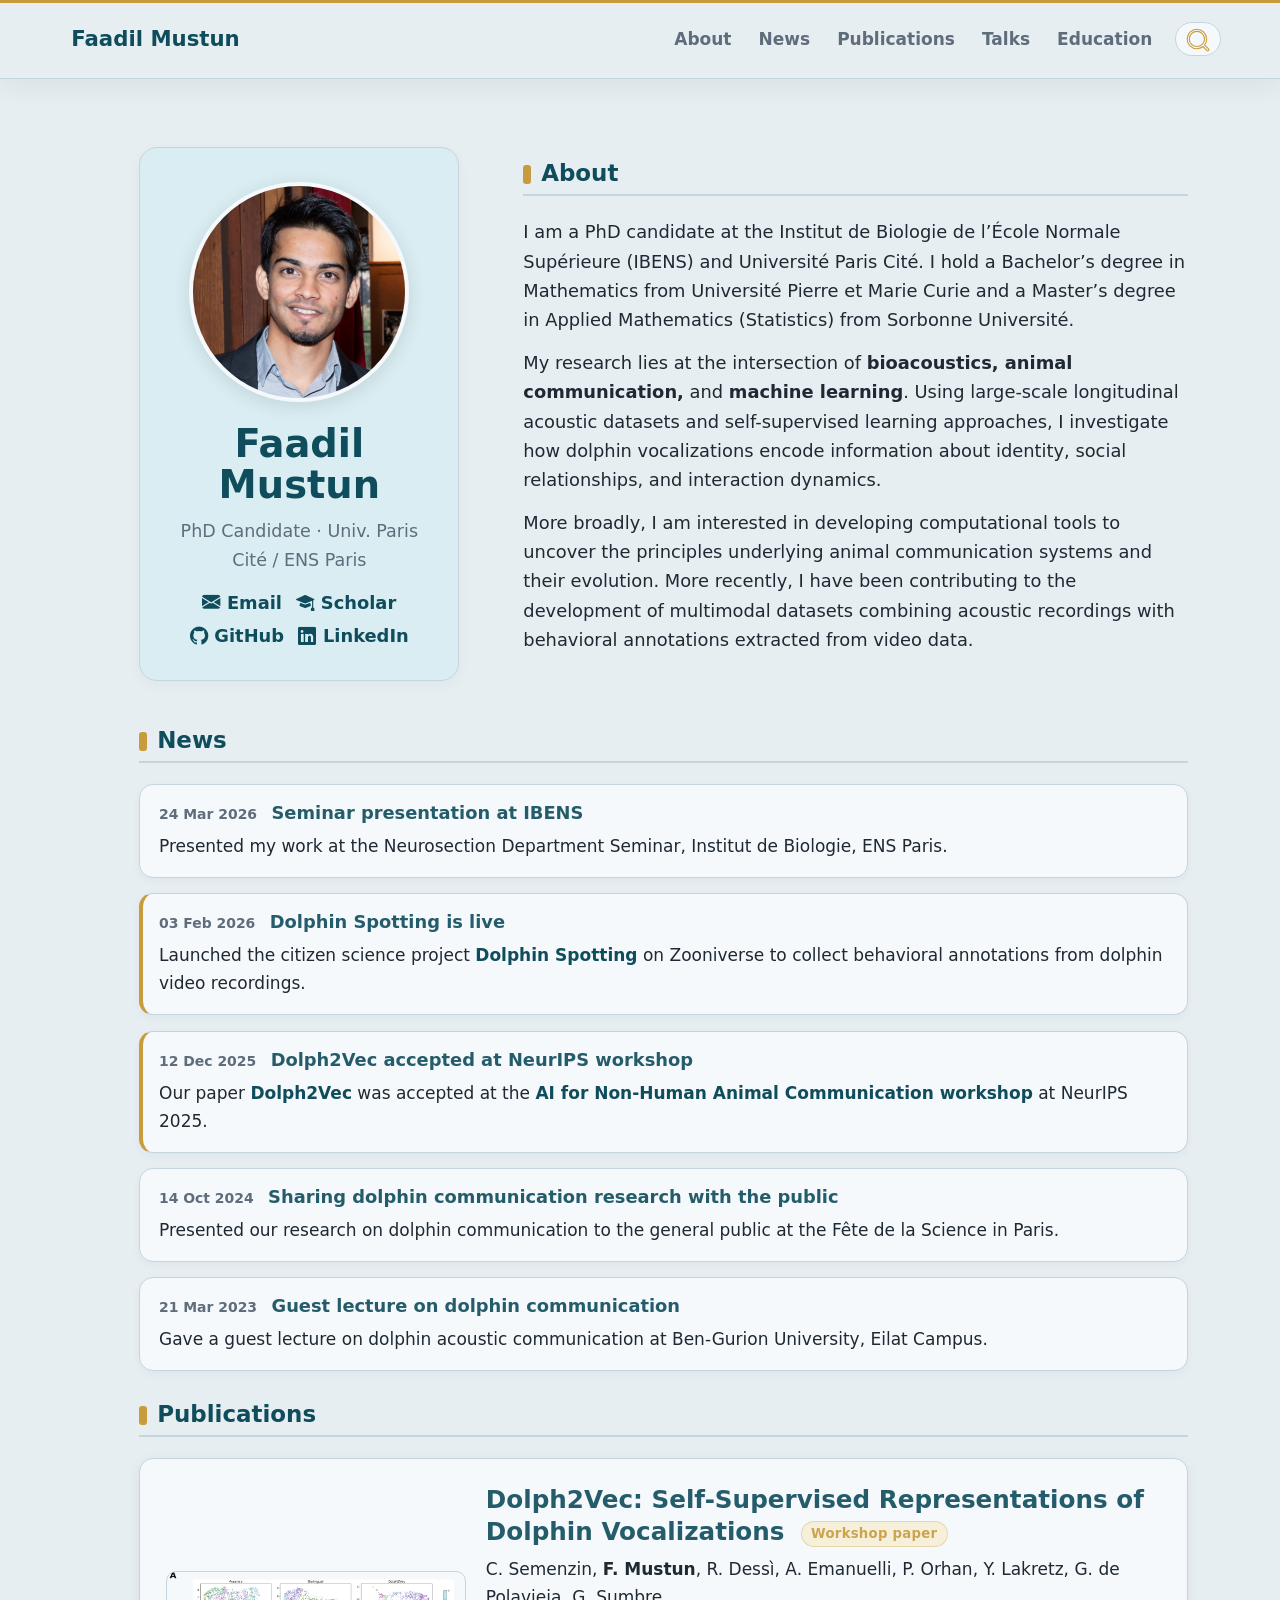
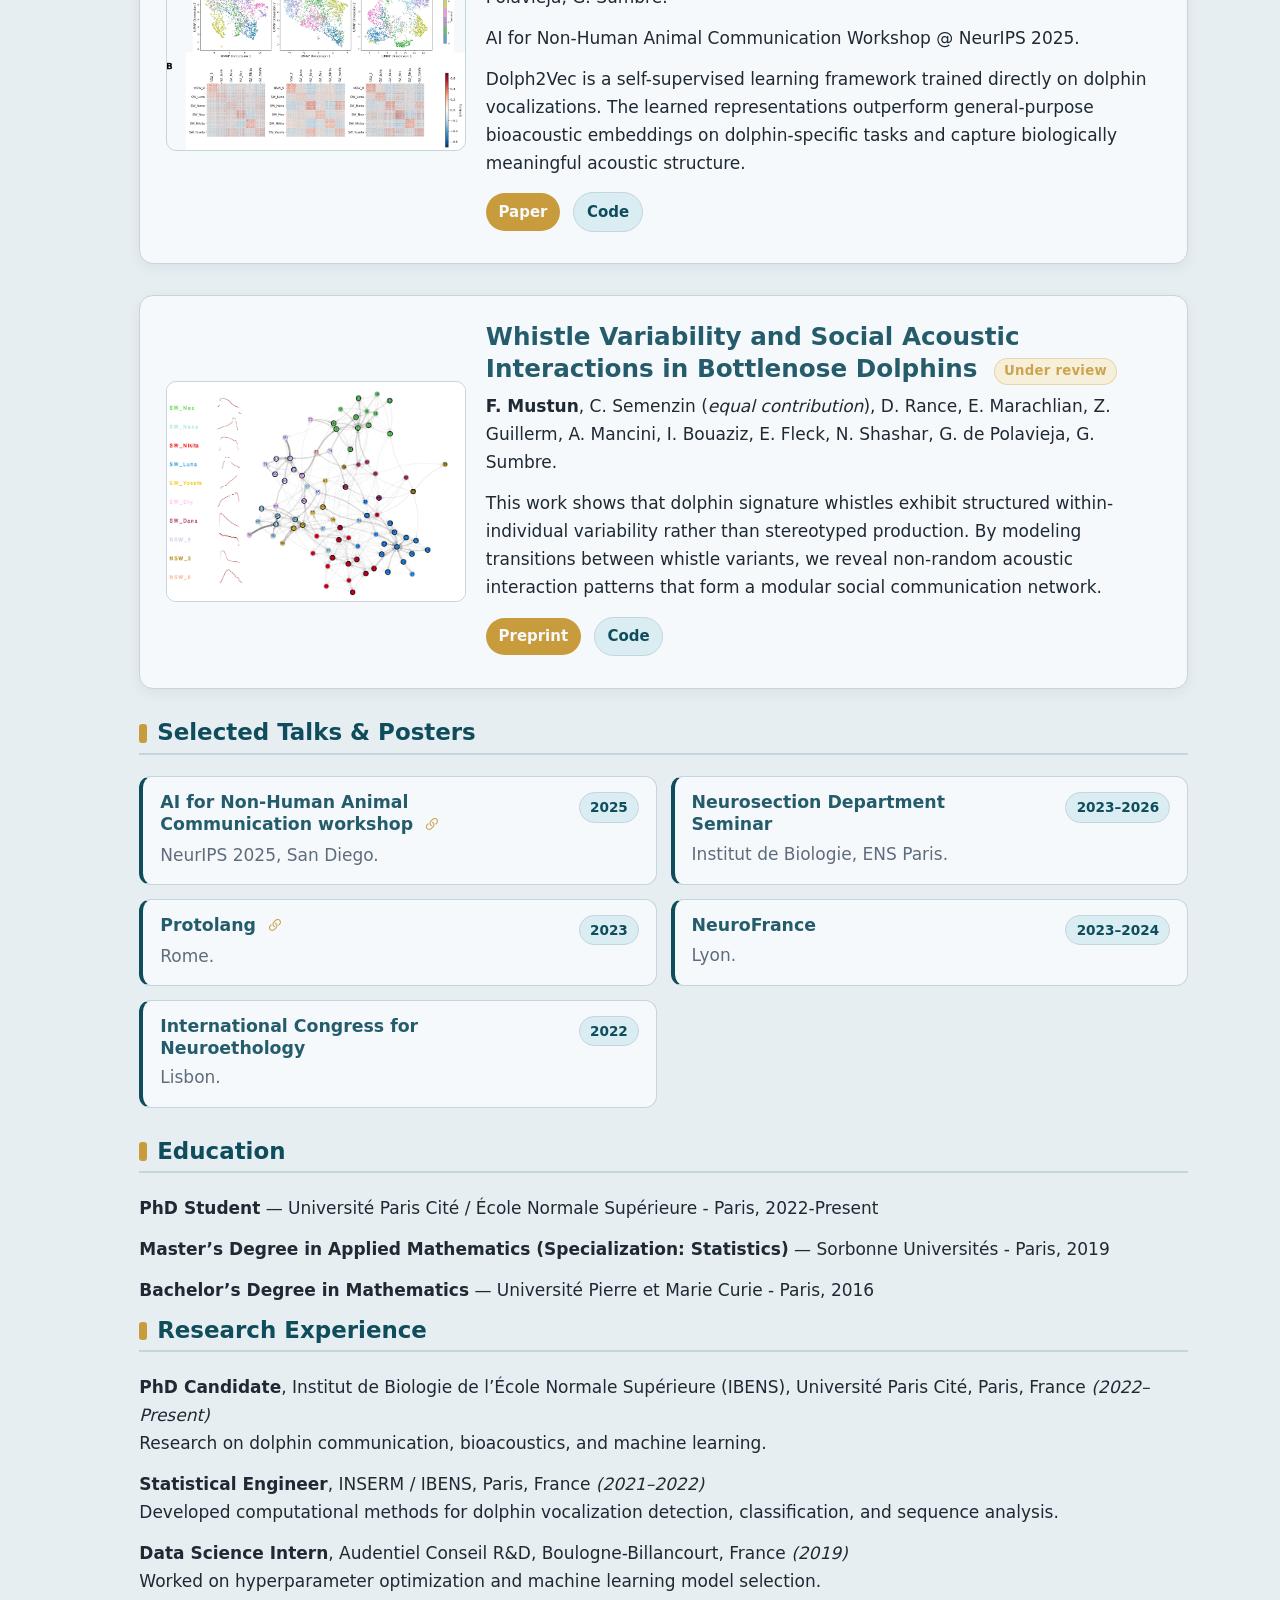
<file: index.html>
<!DOCTYPE html>
<html xmlns="http://www.w3.org/1999/xhtml" lang="en" xml:lang="en"><head>

<meta charset="utf-8">
<meta name="generator" content="quarto-1.9.38">

<meta name="viewport" content="width=device-width, initial-scale=1.0, user-scalable=yes">

<meta name="description" content="Faadil Mustun is a PhD candidate in computational biology at ENS Paris and Université Paris Cité studying dolphin communication using machine learning and bioacoustics.">

<title>Faadil Mustun</title>
<style>
/* Default styles provided by pandoc.
** See https://pandoc.org/MANUAL.html#variables-for-html for config info.
*/
code{white-space: pre-wrap;}
span.smallcaps{font-variant: small-caps;}
div.columns{display: flex; gap: min(4vw, 1.5em);}
div.column{flex: auto; overflow-x: auto;}
div.hanging-indent{margin-left: 1.5em; text-indent: -1.5em;}
ul.task-list{list-style: none;}
ul.task-list li input[type="checkbox"] {
  width: 0.8em;
  margin: 0 0.8em 0.2em -1em; /* quarto-specific, see https://github.com/quarto-dev/quarto-cli/issues/4556 */ 
  vertical-align: middle;
}
</style>


<script src="site_libs/quarto-nav/quarto-nav.js"></script>
<script src="site_libs/quarto-nav/headroom.min.js"></script>
<script src="site_libs/clipboard/clipboard.min.js"></script>
<script src="site_libs/quarto-search/autocomplete.umd.js"></script>
<script src="site_libs/quarto-search/fuse.min.js"></script>
<script src="site_libs/quarto-search/quarto-search.js"></script>
<meta name="quarto:offset" content="./">
<link href="./dolphin_icon.png" rel="icon" type="image/png">
<script src="site_libs/quarto-html/quarto.js" type="module"></script>
<script src="site_libs/quarto-html/tabsets/tabsets.js" type="module"></script>
<script src="site_libs/quarto-html/popper.min.js"></script>
<script src="site_libs/quarto-html/tippy.umd.min.js"></script>
<script src="site_libs/quarto-html/anchor.min.js"></script>
<link href="site_libs/quarto-html/tippy.css" rel="stylesheet">
<link href="site_libs/quarto-html/quarto-syntax-highlighting-15634bcf2e68342d4ad2dfa704d543f6.css" rel="stylesheet" id="quarto-text-highlighting-styles">
<script src="site_libs/bootstrap/bootstrap.min.js"></script>
<link href="site_libs/bootstrap/bootstrap-icons.css" rel="stylesheet">
<link href="site_libs/bootstrap/bootstrap-89db8ba2a72e05f8d8044b2a31810e34.min.css" rel="stylesheet" append-hash="true" id="quarto-bootstrap" data-mode="light">
<script id="quarto-search-options" type="application/json">{
  "location": "navbar",
  "copy-button": false,
  "collapse-after": 3,
  "panel-placement": "end",
  "type": "overlay",
  "limit": 50,
  "keyboard-shortcut": [
    "f",
    "/",
    "s"
  ],
  "show-item-context": false,
  "language": {
    "search-no-results-text": "No results",
    "search-matching-documents-text": "matching documents",
    "search-copy-link-title": "Copy link to search",
    "search-hide-matches-text": "Hide additional matches",
    "search-more-match-text": "more match in this document",
    "search-more-matches-text": "more matches in this document",
    "search-clear-button-title": "Clear",
    "search-text-placeholder": "",
    "search-detached-cancel-button-title": "Cancel",
    "search-submit-button-title": "Submit",
    "search-label": "Search"
  }
}</script>
<script type="application/ld+json">
    {
      "@context": "https://schema.org",
      "@type": "Person",
      "name": "Faadil Mustun",
      "jobTitle": "PhD Candidate",
      "affiliation": [
        {
          "@type": "Organization",
          "name": "École Normale Supérieure"
        },
        {
          "@type": "Organization",
          "name": "Université Paris Cité"
        }
      ],
      "url": "https://fmustun.github.io/",
      "sameAs": [
        "https://scholar.google.com/citations?user=yCws0CEAAAAJ&hl=en",
        "https://github.com/fmustun"
      ]
    }
    </script>


<link rel="stylesheet" href="styles.css">
</head>

<body class="nav-fixed fullcontent quarto-light">

<div id="quarto-search-results"></div>
  <header id="quarto-header" class="headroom fixed-top">
    <nav class="navbar navbar-expand-lg " data-bs-theme="dark">
      <div class="navbar-container container-fluid">
      <div class="navbar-brand-container mx-auto">
    <a class="navbar-brand" href="./index.html">
    <span class="navbar-title">Faadil Mustun</span>
    </a>
  </div>
            <div id="quarto-search" class="" title="Search"></div>
          <button class="navbar-toggler" type="button" data-bs-toggle="collapse" data-bs-target="#navbarCollapse" aria-controls="navbarCollapse" role="menu" aria-expanded="false" aria-label="Toggle navigation" onclick="if (window.quartoToggleHeadroom) { window.quartoToggleHeadroom(); }">
  <span class="navbar-toggler-icon"></span>
</button>
          <div class="collapse navbar-collapse" id="navbarCollapse">
            <ul class="navbar-nav navbar-nav-scroll ms-auto">
  <li class="nav-item">
    <a class="nav-link" href="./index.html#about"> 
<span class="menu-text">About</span></a>
  </li>  
  <li class="nav-item">
    <a class="nav-link" href="./index.html#news"> 
<span class="menu-text">News</span></a>
  </li>  
  <li class="nav-item">
    <a class="nav-link" href="./index.html#publications"> 
<span class="menu-text">Publications</span></a>
  </li>  
  <li class="nav-item">
    <a class="nav-link" href="./index.html#selected-talks-posters"> 
<span class="menu-text">Talks</span></a>
  </li>  
  <li class="nav-item">
    <a class="nav-link" href="./index.html#education"> 
<span class="menu-text">Education</span></a>
  </li>  
</ul>
          </div> <!-- /navcollapse -->
            <div class="quarto-navbar-tools">
</div>
      </div> <!-- /container-fluid -->
    </nav>
</header>
<!-- content -->
<div id="quarto-content" class="quarto-container page-columns page-rows-contents page-layout-article page-navbar">
<!-- sidebar -->
<!-- margin-sidebar -->
    
<!-- main -->
<main class="content" id="quarto-document-content"><header id="title-block-header" class="quarto-title-block"></header>




<div class="home-hero">
<div class="profile-card profile-panel">
<p><img src="photo_profile.jpeg" class="profile-pic" alt="Portrait of Faadil Mustun"></p>
<h1 class="profile-name">
Faadil Mustun
</h1>
<p class="profile-subtitle">
PhD Candidate · Univ. Paris Cité / ENS Paris
</p>
<nav class="contact-links" aria-label="Contact links">
<a href="mailto:faadilmustun@hotmail.fr" aria-label="Email"><i class="bi bi-envelope-fill"></i><span>Email</span></a> <a href="https://scholar.google.com/citations?user=yCws0CEAAAAJ&amp;hl=en" aria-label="Google Scholar"><i class="bi bi-mortarboard-fill"></i><span>Scholar</span></a> <a href="https://github.com/fmustun" aria-label="GitHub"><i class="bi bi-github"></i><span>GitHub</span></a> <a href="https://www.linkedin.com/in/faadil-mustun/" aria-label="LinkedIn"><i class="bi bi-linkedin"></i><span>LinkedIn</span></a>
</nav>
</div>
<section id="about" class="level2 about-panel">
<h2 class="anchored" data-anchor-id="about">About</h2>
<p>I am a PhD candidate at the Institut de Biologie de l’École Normale Supérieure (IBENS) and Université Paris Cité. I hold a Bachelor’s degree in Mathematics from Université Pierre et Marie Curie and a Master’s degree in Applied Mathematics (Statistics) from Sorbonne Université.</p>
<p>My research lies at the intersection of <strong>bioacoustics, animal communication,</strong> and <strong>machine learning</strong>. Using large-scale longitudinal acoustic datasets and self-supervised learning approaches, I investigate how dolphin vocalizations encode information about identity, social relationships, and interaction dynamics.</p>
<p>More broadly, I am interested in developing computational tools to uncover the principles underlying animal communication systems and their evolution. More recently, I have been contributing to the development of multimodal datasets combining acoustic recordings with behavioral annotations extracted from video data.</p>
</section>
</div>
<section id="news" class="level2">
<h2 class="anchored" data-anchor-id="news">News</h2>
<section class="news-list">
<article class="news-card">
<div class="news-meta">
24 Mar 2026
</div>
<h3 class="anchored">
Seminar presentation at IBENS
</h3>
<p>
Presented my work at the Neurosection Department Seminar, Institut de Biologie, ENS Paris.
</p>
</article>
<article class="news-card featured">
<div class="news-meta">
03 Feb 2026
</div>
<h3 class="anchored">
Dolphin Spotting is live
</h3>
<p>
Launched the citizen science project <a href="https://www.zooniverse.org/projects/sumbredolphin/dolphin-spotting">Dolphin Spotting</a> on Zooniverse to collect behavioral annotations from dolphin video recordings.
</p>
</article>
<article class="news-card featured">
<div class="news-meta">
12 Dec 2025
</div>
<h3 class="anchored">
Dolph2Vec accepted at NeurIPS workshop
</h3>
<p>
Our paper <a href="#dolph2vec">Dolph2Vec</a> was accepted at the <a href="https://aiforanimalcomms.org">AI for Non-Human Animal Communication workshop</a> at NeurIPS 2025.
</p>
</article>
<article class="news-card">
<div class="news-meta">
14 Oct 2024
</div>
<h3 class="anchored">
Sharing dolphin communication research with the public
</h3>
<p>
Presented our research on dolphin communication to the general public at the Fête de la Science in Paris.
</p>
</article>
<article class="news-card">
<div class="news-meta">
21 Mar 2023
</div>
<h3 class="anchored">
Guest lecture on dolphin communication
</h3>
<p>
Gave a guest lecture on dolphin acoustic communication at Ben-Gurion University, Eilat Campus.
</p>
</article>
</section>
</section>
<section id="publications" class="level2">
<h2 class="anchored" data-anchor-id="publications">Publications</h2>
<!--
::: {.columns .pub-card}

::: {.column width="30%"}

![](images/openwhistle.png){width=100%}

:::

::: {.column width="70%"}

<h3>OpenWhistle: A Large-Scale Longitudinal Dataset and Benchmark of Bottlenose Dolphin Vocalizations <span class="pub-status under-review">Under review</span></h3>

**F. Mustun**, C. Semenzin (*equal contribution*), R. Dessì, P. Robin Guerrero, P. Orhan, A. Emanuelli, E. Rossi, Y. Lakretz, G. de Polavieja, G. Sumbre.

OpenWhistle introduces a large-scale longitudinal dataset of approximately 180,000 bottlenose dolphin whistles recorded over five years. The dataset includes expert annotations and benchmarks for whistle-type detection and classification, providing a resource for the development and evaluation of machine learning methods in dolphin bioacoustics.

::: {.pub-links}
[Preprint coming soon](#){.pub-button .secondary}
[Dataset coming soon](#){.pub-button .secondary}
[Code coming soon](#){.pub-button .secondary}
:::

:::

:::
-->
<div id="dolph2vec" class="columns pub-card">
<div class="column" style="width:30%;">
<p><img src="images/dolph2vec.png" class="img-fluid" style="width:100.0%"></p>
</div><div class="column" style="width:70%;">
<h3 class="anchored">
Dolph2Vec: Self-Supervised Representations of Dolphin Vocalizations <span class="pub-status workshop">Workshop paper</span>
</h3>
<p>C. Semenzin, <strong>F. Mustun</strong>, R. Dessì, A. Emanuelli, P. Orhan, Y. Lakretz, G. de Polavieja, G. Sumbre.</p>
<p>AI for Non-Human Animal Communication Workshop @ NeurIPS 2025.</p>
<p>Dolph2Vec is a self-supervised learning framework trained directly on dolphin vocalizations. The learned representations outperform general-purpose bioacoustic embeddings on dolphin-specific tasks and capture biologically meaningful acoustic structure.</p>
<div class="pub-links">
<p><a href="https://openreview.net/forum?id=QGAFX5kcR5" class="pub-button">Paper</a> <a href="https://github.com/chiarasemenzin/Dolph2Vec" class="pub-button secondary">Code</a></p>
</div>
</div>
</div>
<div class="columns pub-card">
<div class="column" style="width:30%;">
<p><img src="images/variability.png" class="img-fluid" style="width:100.0%"></p>
</div><div class="column" style="width:70%;">
<h3 class="anchored">
Whistle Variability and Social Acoustic Interactions in Bottlenose Dolphins <span class="pub-status under-review">Under review</span>
</h3>
<p><strong>F. Mustun</strong>, C. Semenzin (<em>equal contribution</em>), D. Rance, E. Marachlian, Z. Guillerm, A. Mancini, I. Bouaziz, E. Fleck, N. Shashar, G. de Polavieja, G. Sumbre.</p>
<p>This work shows that dolphin signature whistles exhibit structured within-individual variability rather than stereotyped production. By modeling transitions between whistle variants, we reveal non-random acoustic interaction patterns that form a modular social communication network.</p>
<div class="pub-links">
<p><a href="https://www.biorxiv.org/content/10.1101/2024.10.15.618471v1" class="pub-button">Preprint</a> <a href="https://github.com/zebrain-lab/Dolphins" class="pub-button secondary">Code</a></p>
</div>
</div>
</div>
</section>
<section id="selected-talks-posters" class="level2">
<h2 class="anchored" data-anchor-id="selected-talks-posters">Selected Talks &amp; Posters</h2>
<div class="talk-list">
<div class="talk-item">
<section id="ai-for-non-human-animal-communication-workshop" class="level3 talk-main">
<h3 class="anchored" data-anchor-id="ai-for-non-human-animal-communication-workshop">AI for Non-Human Animal Communication workshop <a class="talk-link" href="https://aiforanimalcomms.org" target="_blank" rel="noopener" aria-label="AI for Non-Human Animal Communication workshop link"><i class="bi bi-link-45deg"></i></a></h3>
<p>NeurIPS 2025, San Diego.</p>
</section>
<div class="talk-year">
<p>2025</p>
</div>
</div>
<div class="talk-item">
<section id="neurosection-department-seminar" class="level3 talk-main">
<h3 class="anchored" data-anchor-id="neurosection-department-seminar">Neurosection Department Seminar</h3>
<p>Institut de Biologie, ENS Paris.</p>
</section>
<div class="talk-year">
<p>2023–2026</p>
</div>
</div>
<div class="talk-item">
<section id="protolang" class="level3 talk-main">
<h3 class="anchored" data-anchor-id="protolang">Protolang <a class="talk-link" href="https://sites.google.com/view/protolang8/home" target="_blank" rel="noopener" aria-label="Protolang link"><i class="bi bi-link-45deg"></i></a></h3>
<p>Rome.</p>
</section>
<div class="talk-year">
<p>2023</p>
</div>
</div>
<div class="talk-item">
<section id="neurofrance" class="level3 talk-main">
<h3 class="anchored" data-anchor-id="neurofrance">NeuroFrance</h3>
<p>Lyon.</p>
</section>
<div class="talk-year">
<p>2023–2024</p>
</div>
</div>
<div class="talk-item">
<section id="international-congress-for-neuroethology" class="level3 talk-main">
<h3 class="anchored" data-anchor-id="international-congress-for-neuroethology">International Congress for Neuroethology</h3>
<p>Lisbon.</p>
</section>
<div class="talk-year">
<p>2022</p>
</div>
</div>
</div>
</section>
<section id="education" class="level2">
<h2 class="anchored" data-anchor-id="education">Education</h2>
<p><strong>PhD Student</strong> — Université Paris Cité / École Normale Supérieure - Paris, 2022-Present</p>
<p><strong>Master’s Degree in Applied Mathematics (Specialization: Statistics)</strong> — Sorbonne Universités - Paris, 2019</p>
<p><strong>Bachelor’s Degree in Mathematics</strong> — Université Pierre et Marie Curie - Paris, 2016</p>
</section>
<section id="research-experience" class="level2">
<h2 class="anchored" data-anchor-id="research-experience">Research Experience</h2>
<p><strong>PhD Candidate</strong>, Institut de Biologie de l’École Normale Supérieure (IBENS), Université Paris Cité, Paris, France <em>(2022–Present)</em><br>
Research on dolphin communication, bioacoustics, and machine learning.</p>
<p><strong>Statistical Engineer</strong>, INSERM / IBENS, Paris, France <em>(2021–2022)</em><br>
Developed computational methods for dolphin vocalization detection, classification, and sequence analysis.</p>
<p><strong>Data Science Intern</strong>, Audentiel Conseil R&amp;D, Boulogne-Billancourt, France <em>(2019)</em><br>
Worked on hyperparameter optimization and machine learning model selection.</p>


</section>

</main> <!-- /main -->
<script id="quarto-html-after-body" type="application/javascript">
  window.document.addEventListener("DOMContentLoaded", function (event) {
    const icon = "";
    const anchorJS = new window.AnchorJS();
    anchorJS.options = {
      placement: 'right',
      icon: icon
    };
    anchorJS.add('.anchored');
    const isCodeAnnotation = (el) => {
      for (const clz of el.classList) {
        if (clz.startsWith('code-annotation-')) {                     
          return true;
        }
      }
      return false;
    }
    const onCopySuccess = function(e) {
      // button target
      const button = e.trigger;
      // don't keep focus
      button.blur();
      // flash "checked"
      button.classList.add('code-copy-button-checked');
      var currentTitle = button.getAttribute("title");
      button.setAttribute("title", "Copied!");
      let tooltip;
      if (window.bootstrap) {
        button.setAttribute("data-bs-toggle", "tooltip");
        button.setAttribute("data-bs-placement", "left");
        button.setAttribute("data-bs-title", "Copied!");
        tooltip = new bootstrap.Tooltip(button, 
          { trigger: "manual", 
            customClass: "code-copy-button-tooltip",
            offset: [0, -8]});
        tooltip.show();    
      }
      setTimeout(function() {
        if (tooltip) {
          tooltip.hide();
          button.removeAttribute("data-bs-title");
          button.removeAttribute("data-bs-toggle");
          button.removeAttribute("data-bs-placement");
        }
        button.setAttribute("title", currentTitle);
        button.classList.remove('code-copy-button-checked');
      }, 1000);
      // clear code selection
      e.clearSelection();
    }
    const getTextToCopy = function(trigger) {
      const outerScaffold = trigger.parentElement.cloneNode(true);
      const codeEl = outerScaffold.querySelector('code');
      for (const childEl of codeEl.children) {
        if (isCodeAnnotation(childEl)) {
          childEl.remove();
        }
      }
      return codeEl.innerText;
    }
    const clipboard = new window.ClipboardJS('.code-copy-button:not([data-in-quarto-modal])', {
      text: getTextToCopy
    });
    clipboard.on('success', onCopySuccess);
    if (window.document.getElementById('quarto-embedded-source-code-modal')) {
      const clipboardModal = new window.ClipboardJS('.code-copy-button[data-in-quarto-modal]', {
        text: getTextToCopy,
        container: window.document.getElementById('quarto-embedded-source-code-modal')
      });
      clipboardModal.on('success', onCopySuccess);
    }
      var localhostRegex = new RegExp(/^(?:http|https):\/\/localhost\:?[0-9]*\//);
      var mailtoRegex = new RegExp(/^mailto:/);
        var filterRegex = new RegExp("https:\/\/fmustun\.github\.io\/");
      var isInternal = (href) => {
          return filterRegex.test(href) || localhostRegex.test(href) || mailtoRegex.test(href);
      }
      // Inspect non-navigation links and adorn them if external
     var links = window.document.querySelectorAll('a[href]:not(.nav-link):not(.navbar-brand):not(.toc-action):not(.sidebar-link):not(.sidebar-item-toggle):not(.pagination-link):not(.no-external):not([aria-hidden]):not(.dropdown-item):not(.quarto-navigation-tool):not(.about-link)');
      for (var i=0; i<links.length; i++) {
        const link = links[i];
        if (!isInternal(link.href)) {
          // undo the damage that might have been done by quarto-nav.js in the case of
          // links that we want to consider external
          if (link.dataset.originalHref !== undefined) {
            link.href = link.dataset.originalHref;
          }
        }
      }
    function tippyHover(el, contentFn, onTriggerFn, onUntriggerFn) {
      const config = {
        allowHTML: true,
        maxWidth: 500,
        delay: 100,
        arrow: false,
        appendTo: function(el) {
            return el.parentElement;
        },
        interactive: true,
        interactiveBorder: 10,
        theme: 'quarto',
        placement: 'bottom-start',
      };
      if (contentFn) {
        config.content = contentFn;
      }
      if (onTriggerFn) {
        config.onTrigger = onTriggerFn;
      }
      if (onUntriggerFn) {
        config.onUntrigger = onUntriggerFn;
      }
      window.tippy(el, config); 
    }
    const noterefs = window.document.querySelectorAll('a[role="doc-noteref"]');
    for (var i=0; i<noterefs.length; i++) {
      const ref = noterefs[i];
      tippyHover(ref, function() {
        // use id or data attribute instead here
        let href = ref.getAttribute('data-footnote-href') || ref.getAttribute('href');
        try { href = new URL(href).hash; } catch {}
        const id = href.replace(/^#\/?/, "");
        const note = window.document.getElementById(id);
        if (note) {
          return note.innerHTML;
        } else {
          return "";
        }
      });
    }
    const xrefs = window.document.querySelectorAll('a.quarto-xref');
    const processXRef = (id, note) => {
      // Strip column container classes
      const stripColumnClz = (el) => {
        el.classList.remove("page-full", "page-columns");
        if (el.children) {
          for (const child of el.children) {
            stripColumnClz(child);
          }
        }
      }
      stripColumnClz(note)
      if (id === null || id.startsWith('sec-')) {
        // Special case sections, only their first couple elements
        const container = document.createElement("div");
        if (note.children && note.children.length > 2) {
          container.appendChild(note.children[0].cloneNode(true));
          for (let i = 1; i < note.children.length; i++) {
            const child = note.children[i];
            if (child.tagName === "P" && child.innerText === "") {
              continue;
            } else {
              container.appendChild(child.cloneNode(true));
              break;
            }
          }
          if (window.Quarto?.typesetMath) {
            window.Quarto.typesetMath(container);
          }
          return container.innerHTML
        } else {
          if (window.Quarto?.typesetMath) {
            window.Quarto.typesetMath(note);
          }
          return note.innerHTML;
        }
      } else {
        // Remove any anchor links if they are present
        const anchorLink = note.querySelector('a.anchorjs-link');
        if (anchorLink) {
          anchorLink.remove();
        }
        if (window.Quarto?.typesetMath) {
          window.Quarto.typesetMath(note);
        }
        if (note.classList.contains("callout")) {
          return note.outerHTML;
        } else {
          return note.innerHTML;
        }
      }
    }
    for (var i=0; i<xrefs.length; i++) {
      const xref = xrefs[i];
      tippyHover(xref, undefined, function(instance) {
        instance.disable();
        let url = xref.getAttribute('href');
        let hash = undefined; 
        if (url.startsWith('#')) {
          hash = url;
        } else {
          try { hash = new URL(url).hash; } catch {}
        }
        if (hash) {
          const id = hash.replace(/^#\/?/, "");
          const note = window.document.getElementById(id);
          if (note !== null) {
            try {
              const html = processXRef(id, note.cloneNode(true));
              instance.setContent(html);
            } finally {
              instance.enable();
              instance.show();
            }
          } else {
            // See if we can fetch this
            fetch(url.split('#')[0])
            .then(res => res.text())
            .then(html => {
              const parser = new DOMParser();
              const htmlDoc = parser.parseFromString(html, "text/html");
              const note = htmlDoc.getElementById(id);
              if (note !== null) {
                const html = processXRef(id, note);
                instance.setContent(html);
              } 
            }).finally(() => {
              instance.enable();
              instance.show();
            });
          }
        } else {
          // See if we can fetch a full url (with no hash to target)
          // This is a special case and we should probably do some content thinning / targeting
          fetch(url)
          .then(res => res.text())
          .then(html => {
            const parser = new DOMParser();
            const htmlDoc = parser.parseFromString(html, "text/html");
            const note = htmlDoc.querySelector('main.content');
            if (note !== null) {
              // This should only happen for chapter cross references
              // (since there is no id in the URL)
              // remove the first header
              if (note.children.length > 0 && note.children[0].tagName === "HEADER") {
                note.children[0].remove();
              }
              const html = processXRef(null, note);
              instance.setContent(html);
            } 
          }).finally(() => {
            instance.enable();
            instance.show();
          });
        }
      }, function(instance) {
      });
    }
        let selectedAnnoteEl;
        const selectorForAnnotation = ( cell, annotation) => {
          let cellAttr = 'data-code-cell="' + cell + '"';
          let lineAttr = 'data-code-annotation="' +  annotation + '"';
          const selector = 'span[' + cellAttr + '][' + lineAttr + ']';
          return selector;
        }
        const selectCodeLines = (annoteEl) => {
          const doc = window.document;
          const targetCell = annoteEl.getAttribute("data-target-cell");
          const targetAnnotation = annoteEl.getAttribute("data-target-annotation");
          const annoteSpan = window.document.querySelector(selectorForAnnotation(targetCell, targetAnnotation));
          const lines = annoteSpan.getAttribute("data-code-lines").split(",");
          const lineIds = lines.map((line) => {
            return targetCell + "-" + line;
          })
          let top = null;
          let height = null;
          let parent = null;
          if (lineIds.length > 0) {
              //compute the position of the single el (top and bottom and make a div)
              const el = window.document.getElementById(lineIds[0]);
              top = el.offsetTop;
              height = el.offsetHeight;
              parent = el.parentElement.parentElement;
            if (lineIds.length > 1) {
              const lastEl = window.document.getElementById(lineIds[lineIds.length - 1]);
              const bottom = lastEl.offsetTop + lastEl.offsetHeight;
              height = bottom - top;
            }
            if (top !== null && height !== null && parent !== null) {
              // cook up a div (if necessary) and position it 
              let div = window.document.getElementById("code-annotation-line-highlight");
              if (div === null) {
                div = window.document.createElement("div");
                div.setAttribute("id", "code-annotation-line-highlight");
                div.style.position = 'absolute';
                parent.appendChild(div);
              }
              div.style.top = top - 2 + "px";
              div.style.height = height + 4 + "px";
              div.style.left = 0;
              let gutterDiv = window.document.getElementById("code-annotation-line-highlight-gutter");
              if (gutterDiv === null) {
                gutterDiv = window.document.createElement("div");
                gutterDiv.setAttribute("id", "code-annotation-line-highlight-gutter");
                gutterDiv.style.position = 'absolute';
                const codeCell = window.document.getElementById(targetCell);
                const gutter = codeCell.querySelector('.code-annotation-gutter');
                gutter.appendChild(gutterDiv);
              }
              gutterDiv.style.top = top - 2 + "px";
              gutterDiv.style.height = height + 4 + "px";
            }
            selectedAnnoteEl = annoteEl;
          }
        };
        const unselectCodeLines = () => {
          const elementsIds = ["code-annotation-line-highlight", "code-annotation-line-highlight-gutter"];
          elementsIds.forEach((elId) => {
            const div = window.document.getElementById(elId);
            if (div) {
              div.remove();
            }
          });
          selectedAnnoteEl = undefined;
        };
          // Handle positioning of the toggle
      window.addEventListener(
        "resize",
        throttle(() => {
          elRect = undefined;
          if (selectedAnnoteEl) {
            selectCodeLines(selectedAnnoteEl);
          }
        }, 10)
      );
      function throttle(fn, ms) {
      let throttle = false;
      let timer;
        return (...args) => {
          if(!throttle) { // first call gets through
              fn.apply(this, args);
              throttle = true;
          } else { // all the others get throttled
              if(timer) clearTimeout(timer); // cancel #2
              timer = setTimeout(() => {
                fn.apply(this, args);
                timer = throttle = false;
              }, ms);
          }
        };
      }
        // Attach click handler to the DT
        const annoteDls = window.document.querySelectorAll('dt[data-target-cell]');
        for (const annoteDlNode of annoteDls) {
          annoteDlNode.addEventListener('click', (event) => {
            const clickedEl = event.target;
            if (clickedEl !== selectedAnnoteEl) {
              unselectCodeLines();
              const activeEl = window.document.querySelector('dt[data-target-cell].code-annotation-active');
              if (activeEl) {
                activeEl.classList.remove('code-annotation-active');
              }
              selectCodeLines(clickedEl);
              clickedEl.classList.add('code-annotation-active');
            } else {
              // Unselect the line
              unselectCodeLines();
              clickedEl.classList.remove('code-annotation-active');
            }
          });
        }
    const findCites = (el) => {
      const parentEl = el.parentElement;
      if (parentEl) {
        const cites = parentEl.dataset.cites;
        if (cites) {
          return {
            el,
            cites: cites.split(' ')
          };
        } else {
          return findCites(el.parentElement)
        }
      } else {
        return undefined;
      }
    };
    var bibliorefs = window.document.querySelectorAll('a[role="doc-biblioref"]');
    for (var i=0; i<bibliorefs.length; i++) {
      const ref = bibliorefs[i];
      const citeInfo = findCites(ref);
      if (citeInfo) {
        tippyHover(citeInfo.el, function() {
          var popup = window.document.createElement('div');
          citeInfo.cites.forEach(function(cite) {
            var citeDiv = window.document.createElement('div');
            citeDiv.classList.add('hanging-indent');
            citeDiv.classList.add('csl-entry');
            var biblioDiv = window.document.getElementById('ref-' + cite);
            if (biblioDiv) {
              citeDiv.innerHTML = biblioDiv.innerHTML;
            }
            popup.appendChild(citeDiv);
          });
          return popup.innerHTML;
        });
      }
    }
  });
  </script>
</div> <!-- /content -->




</body></html>
</file>
<file: site_libs/quarto-html/tippy.css>
.tippy-box[data-animation=fade][data-state=hidden]{opacity:0}[data-tippy-root]{max-width:calc(100vw - 10px)}.tippy-box{position:relative;background-color:#333;color:#fff;border-radius:4px;font-size:14px;line-height:1.4;white-space:normal;outline:0;transition-property:transform,visibility,opacity}.tippy-box[data-placement^=top]>.tippy-arrow{bottom:0}.tippy-box[data-placement^=top]>.tippy-arrow:before{bottom:-7px;left:0;border-width:8px 8px 0;border-top-color:initial;transform-origin:center top}.tippy-box[data-placement^=bottom]>.tippy-arrow{top:0}.tippy-box[data-placement^=bottom]>.tippy-arrow:before{top:-7px;left:0;border-width:0 8px 8px;border-bottom-color:initial;transform-origin:center bottom}.tippy-box[data-placement^=left]>.tippy-arrow{right:0}.tippy-box[data-placement^=left]>.tippy-arrow:before{border-width:8px 0 8px 8px;border-left-color:initial;right:-7px;transform-origin:center left}.tippy-box[data-placement^=right]>.tippy-arrow{left:0}.tippy-box[data-placement^=right]>.tippy-arrow:before{left:-7px;border-width:8px 8px 8px 0;border-right-color:initial;transform-origin:center right}.tippy-box[data-inertia][data-state=visible]{transition-timing-function:cubic-bezier(.54,1.5,.38,1.11)}.tippy-arrow{width:16px;height:16px;color:#333}.tippy-arrow:before{content:"";position:absolute;border-color:transparent;border-style:solid}.tippy-content{position:relative;padding:5px 9px;z-index:1}
</file>
<file: site_libs/quarto-html/quarto-syntax-highlighting-15634bcf2e68342d4ad2dfa704d543f6.css>
/* quarto syntax highlight colors */
:root {
  --quarto-hl-ot-color: #003B4F;
  --quarto-hl-at-color: #657422;
  --quarto-hl-ss-color: #20794D;
  --quarto-hl-an-color: #5E5E5E;
  --quarto-hl-fu-color: #4758AB;
  --quarto-hl-st-color: #20794D;
  --quarto-hl-cf-color: #003B4F;
  --quarto-hl-op-color: #5E5E5E;
  --quarto-hl-er-color: #AD0000;
  --quarto-hl-bn-color: #AD0000;
  --quarto-hl-al-color: #AD0000;
  --quarto-hl-va-color: #111111;
  --quarto-hl-bu-color: inherit;
  --quarto-hl-ex-color: inherit;
  --quarto-hl-pp-color: #AD0000;
  --quarto-hl-in-color: #5E5E5E;
  --quarto-hl-vs-color: #20794D;
  --quarto-hl-wa-color: #5E5E5E;
  --quarto-hl-do-color: #5E5E5E;
  --quarto-hl-im-color: #00769E;
  --quarto-hl-ch-color: #20794D;
  --quarto-hl-dt-color: #AD0000;
  --quarto-hl-fl-color: #AD0000;
  --quarto-hl-co-color: #5E5E5E;
  --quarto-hl-cv-color: #5E5E5E;
  --quarto-hl-cn-color: #8f5902;
  --quarto-hl-sc-color: #5E5E5E;
  --quarto-hl-dv-color: #AD0000;
  --quarto-hl-kw-color: #003B4F;
}

/* other quarto variables */
:root {
  --quarto-font-monospace: SFMono-Regular, Menlo, Monaco, Consolas, "Liberation Mono", "Courier New", monospace;
}

/* syntax highlight based on Pandoc's rules */
pre > code.sourceCode > span {
  color: #003B4F;
}

code.sourceCode > span {
  color: #003B4F;
}

div.sourceCode,
div.sourceCode pre.sourceCode {
  color: #003B4F;
}

/* Normal */
code span {
  color: #003B4F;
}

/* Alert */
code span.al {
  color: #AD0000;
  font-style: inherit;
}

/* Annotation */
code span.an {
  color: #5E5E5E;
  font-style: inherit;
}

/* Attribute */
code span.at {
  color: #657422;
  font-style: inherit;
}

/* BaseN */
code span.bn {
  color: #AD0000;
  font-style: inherit;
}

/* BuiltIn */
code span.bu {
  font-style: inherit;
}

/* ControlFlow */
code span.cf {
  color: #003B4F;
  font-weight: bold;
  font-style: inherit;
}

/* Char */
code span.ch {
  color: #20794D;
  font-style: inherit;
}

/* Constant */
code span.cn {
  color: #8f5902;
  font-style: inherit;
}

/* Comment */
code span.co {
  color: #5E5E5E;
  font-style: inherit;
}

/* CommentVar */
code span.cv {
  color: #5E5E5E;
  font-style: italic;
}

/* Documentation */
code span.do {
  color: #5E5E5E;
  font-style: italic;
}

/* DataType */
code span.dt {
  color: #AD0000;
  font-style: inherit;
}

/* DecVal */
code span.dv {
  color: #AD0000;
  font-style: inherit;
}

/* Error */
code span.er {
  color: #AD0000;
  font-style: inherit;
}

/* Extension */
code span.ex {
  font-style: inherit;
}

/* Float */
code span.fl {
  color: #AD0000;
  font-style: inherit;
}

/* Function */
code span.fu {
  color: #4758AB;
  font-style: inherit;
}

/* Import */
code span.im {
  color: #00769E;
  font-style: inherit;
}

/* Information */
code span.in {
  color: #5E5E5E;
  font-style: inherit;
}

/* Keyword */
code span.kw {
  color: #003B4F;
  font-weight: bold;
  font-style: inherit;
}

/* Operator */
code span.op {
  color: #5E5E5E;
  font-style: inherit;
}

/* Other */
code span.ot {
  color: #003B4F;
  font-style: inherit;
}

/* Preprocessor */
code span.pp {
  color: #AD0000;
  font-style: inherit;
}

/* SpecialChar */
code span.sc {
  color: #5E5E5E;
  font-style: inherit;
}

/* SpecialString */
code span.ss {
  color: #20794D;
  font-style: inherit;
}

/* String */
code span.st {
  color: #20794D;
  font-style: inherit;
}

/* Variable */
code span.va {
  color: #111111;
  font-style: inherit;
}

/* VerbatimString */
code span.vs {
  color: #20794D;
  font-style: inherit;
}

/* Warning */
code span.wa {
  color: #5E5E5E;
  font-style: italic;
}

.prevent-inlining {
  content: "</";
}

/*# sourceMappingURL=f23921c56f73e400b49028c9186a1aa0.css.map */
</file>
<file: styles.css>
:root {
  --primary: #0f4c5c;
  --primary-light: #d9edf2;
  --secondary: #c89b3c;
  --secondary-light: #f7efd7;
  --background: #e6eef2;
  --card: #f5f9fb;
  --text: #1f2933;
  --muted: #5f6c7b;
  --border: #c4d5dd;
}

body {
  font-family: "Source Sans 3", "Segoe UI", system-ui, sans-serif;
  line-height: 1.65;
  background: var(--background);
  color: var(--text);
}

.navbar {
  background: rgba(230, 238, 242, 0.94) !important;
  border-bottom: 1px solid var(--border);
  box-shadow: 0 8px 24px rgba(31, 41, 51, 0.06);
  backdrop-filter: blur(12px);
}

.navbar::before {
  content: "";
  position: absolute;
  inset: 0 0 auto;
  height: 3px;
  background: var(--secondary);
}

.navbar-container {
  max-width: 1180px;
  margin: 0 auto;
  padding: 0.55rem 1.25rem;
}

.navbar-brand {
  color: var(--primary) !important;
  padding: 0;
}

.navbar-title {
  font-weight: 800;
  letter-spacing: 0;
}

.navbar-nav {
  gap: 0.15rem;
}

.navbar .nav-link {
  color: var(--muted) !important;
  border-radius: 999px;
  font-weight: 650;
  padding: 0.38rem 0.72rem !important;
}

.navbar .nav-link:hover,
.navbar .nav-link:focus {
  color: var(--primary) !important;
  background: var(--primary-light);
}

.navbar .nav-link.active {
  color: var(--primary) !important;
  background: var(--primary-light);
}

#quarto-search {
  color: var(--secondary);
}

#quarto-search .aa-DetachedSearchButton {
  height: 2rem;
  min-width: 2rem;
  margin: 0 0.35rem;
  padding: 0 0.55rem;
  color: var(--secondary);
  background: var(--card);
  border: 1px solid var(--border);
  border-radius: 999px;
  box-shadow: none;
}

#quarto-search .aa-DetachedSearchButtonIcon,
#quarto-search .aa-DetachedSearchButtonIcon svg,
#quarto-search .aa-DetachedSearchButton svg {
  color: var(--secondary) !important;
  fill: none !important;
  stroke: var(--secondary) !important;
}

#quarto-search .aa-DetachedSearchButton:hover,
#quarto-search .aa-DetachedSearchButton:focus {
  background: var(--secondary-light);
  border-color: var(--border);
}

#quarto-search .aa-DetachedSearchButtonPlaceholder,
#quarto-search .aa-DetachedSearchButtonQuery {
  color: var(--muted);
}

.navbar-toggler {
  border: 1px solid var(--border);
  border-radius: 999px;
  padding: 0.25rem 0.45rem;
}

.navbar-toggler:focus {
  box-shadow: 0 0 0 0.15rem rgba(200, 155, 60, 0.22);
}

.navbar-toggler-icon {
  filter: invert(28%) sepia(34%) saturate(1414%) hue-rotate(146deg) brightness(92%) contrast(89%);
}

/* Wider centered content */
main.content {
  max-width: 1180px;
  margin: 2rem auto 0 auto;
}

/* Center page title */
h1.title {
  text-align: center;
  font-size: 2rem;
  margin-bottom: 0.75rem;
}

/* Section titles */
h2 {
  margin-top: 3rem;
  margin-bottom: 1.25rem;
  font-size: 1.35rem;
  padding-bottom: 0.35rem;
  border-bottom: 2px solid var(--border);
  color: var(--primary);
}

h2:first-of-type {
  margin-top: 0;
}

h2::before {
  content: "";
  display: inline-block;
  width: 0.45rem;
  height: 1.1rem;
  background: var(--secondary);
  border-radius: 3px;
  margin-right: 0.6rem;
  vertical-align: -0.15rem;
}

main ul,
main ol {
  padding-left: 1.25rem;
}

main li {
  margin-bottom: 0.6rem;
}

main p {
  margin-bottom: 0.75rem;
}

.home-hero {
  display: grid;
  grid-template-columns: minmax(260px, 320px) minmax(0, 1fr);
  gap: clamp(2rem, 5vw, 4rem);
  align-items: center;
  margin: 1.25rem 0 2.75rem;
}

.profile-panel {
  background: var(--primary-light);
  border: 1px solid var(--border);
  border-radius: 18px;
  padding: 2rem 1.5rem;
  text-align: center;
  box-shadow: 0 4px 14px rgba(31, 41, 51, 0.04);
}

.profile-pic {
  width: clamp(190px, 18vw, 220px);
  height: clamp(190px, 18vw, 220px);
  object-fit: cover;
  border-radius: 50%;
  border: 4px solid var(--card);
  box-shadow: 0 4px 18px rgba(31, 41, 51, 0.12);
  display: block;
  margin: 0 auto 1.2rem auto;
}

.profile-name {
  margin: 0;
  font-size: clamp(2rem, 3vw, 2.35rem);
  line-height: 1.08;
  font-weight: 700;
  letter-spacing: 0;
  color: var(--primary);
}

.profile-subtitle,
.subtitle {
  color: var(--muted);
  font-size: 1.03rem;
  margin: 0.65rem 0 1.1rem;
}

.contact-links {
  display: flex;
  justify-content: center;
  align-items: center;
  gap: 0.85rem;
  flex-wrap: wrap;
  font-size: 1.05rem;
  margin-top: 1rem;
}

.contact-links a {
  display: inline-flex;
  align-items: center;
  gap: 0.38rem;
  color: var(--primary);
  text-decoration: none;
  font-weight: 600;
  line-height: 1;
}

.contact-links a:hover,
.contact-links a:focus {
  color: var(--secondary);
  text-decoration: underline;
  text-underline-offset: 0.18rem;
}

.contact-links i {
  font-size: 1.08rem;
}

.about-panel {
  max-width: 760px;
}

.about-panel h2 {
  margin-top: 0;
}

.about-panel p {
  font-size: 1.05rem;
}

.news-list {
  display: grid;
  grid-template-columns: 1fr;
  gap: 0.9rem;
  margin: 1rem 0 1.75rem;
}

.news-card {
  display: grid;
  grid-template-columns: max-content 1fr;
  column-gap: 0.85rem;
  row-gap: 0.35rem;
  align-items: baseline;
  background: var(--card);
  border: 1px solid var(--border);
  border-radius: 14px;
  padding: 1rem 1.1rem;
  box-shadow: 0 3px 10px rgba(31, 41, 51, 0.04);
}

.news-card.featured {
  background: var(--card);
  border-left: 4px solid var(--secondary);
  padding-left: calc(1.1rem - 3px);
}

.news-meta {
  color: var(--muted);
  font-size: 0.82rem;
  font-weight: 700;
  margin: 0;
  white-space: nowrap;
}

.news-card h3 {
  color: var(--primary);
  font-size: 1.05rem;
  line-height: 1.25;
  margin: 0;
}

.news-card p {
  grid-column: 1 / -1;
  margin: 0;
  color: var(--text);
}

.news-card a {
  color: var(--primary);
  font-weight: 700;
  text-decoration: none;
}

.news-card a:hover,
.news-card a:focus {
  text-decoration: underline;
}

.talk-list {
  display: grid;
  grid-template-columns: repeat(2, minmax(0, 1fr));
  gap: 0.8rem;
  margin: 1rem 0 1.75rem;
}

.talk-item {
  display: flex;
  justify-content: space-between;
  gap: 1rem;
  align-items: flex-start;
  background: var(--card);
  border: 1px solid var(--border);
  border-left: 4px solid var(--primary);
  border-radius: 12px;
  padding: 0.9rem 1rem;
}

.talk-main h3 {
  margin: 0 0 0.25rem;
  color: var(--primary);
  font-size: 1.02rem;
  line-height: 1.25;
}

.talk-link {
  display: inline-flex;
  align-items: center;
  margin-left: 0.25rem;
  color: var(--secondary);
  text-decoration: none;
  vertical-align: -0.05rem;
}

.talk-link:hover,
.talk-link:focus {
  color: var(--primary);
  text-decoration: none;
}

.talk-main p {
  margin: 0;
  color: var(--muted);
}

.talk-year {
  flex: 0 0 auto;
  color: var(--primary);
  background: var(--primary-light);
  border: 1px solid var(--border);
  border-radius: 999px;
  padding: 0.18rem 0.6rem;
  font-size: 0.8rem;
  font-weight: 700;
  white-space: nowrap;
}

.talk-year p {
  margin: 0;
}

.timeline-list {
  display: flex;
  flex-direction: column;
  gap: 0.75rem;
  margin-top: 1rem;
}

.timeline-item {
  display: grid;
  grid-template-columns: 135px 1fr;
  gap: 1rem;
  align-items: start;
  background: var(--card);
  border: 1px solid var(--border);
  border-left: 4px solid var(--primary);
  border-radius: 12px;
  padding: 0.9rem 1rem;
  box-shadow: 0 3px 10px rgba(31, 41, 51, 0.04);
}

.timeline-date {
  display: inline-block;
  justify-self: start;
  color: var(--primary);
  background: var(--primary-light);
  border: 1px solid var(--border);
  border-radius: 999px;
  padding: 0.22rem 0.65rem;
  font-size: 0.82rem;
  font-weight: 700;
  white-space: nowrap;
}

.timeline-content {
  color: var(--text);
}

.timeline-content a {
  font-weight: 700;
  color: var(--primary);
  text-decoration: none;
}

.timeline-content a:hover,
.timeline-content a:focus {
  text-decoration: underline;
}

.timeline-list.compact .timeline-item {
  grid-template-columns: 110px 1fr;
  padding: 0.75rem 1rem;
  box-shadow: none;
}

/* Publication cards: image left, text right */
.pub-card {
  display: grid !important;
  grid-template-columns: 320px 1fr;
  gap: 2rem;
  align-items: center;
  background: var(--card);
  border: 1px solid var(--border);
  border-radius: 14px;
  padding: 1.5rem;
  margin-bottom: 1.8rem;
  box-shadow: 0 4px 14px rgba(31, 41, 51, 0.06);
}

.pub-card > .column {
  width: auto !important;
  flex: none !important;
  overflow: visible;
  min-width: 0;
}

.pub-card > .column:first-child {
  display: flex;
  align-items: center;
  justify-content: center;
}

.pub-card > .column:first-child p {
  margin: 0;
  width: 100%;
}

.pub-card img {
  width: 100%;
  max-width: 300px;
  height: auto;
  border-radius: 10px;
  border: 1px solid var(--border);
  background: var(--card);
}

.pub-card h3 {
  margin-top: 0;
  margin-bottom: 0.45rem;
  color: var(--primary);
  line-height: 1.28;
}

.pub-status {
  display: inline-block;
  font-size: 0.78rem;
  font-weight: 700;
  letter-spacing: 0.02em;
  padding: 0.22rem 0.55rem;
  border-radius: 999px;
  margin-bottom: 0.6rem;
}

.pub-card h3 .pub-status {
  margin-left: 0.45rem;
  margin-bottom: 0;
  vertical-align: 0.12rem;
  white-space: nowrap;
}

.pub-status.under-review {
  color: var(--secondary);
  background: var(--secondary-light);
  border: 1px solid rgba(200, 155, 60, 0.35);
}

.pub-status.workshop {
  color: var(--secondary);
  background: var(--secondary-light);
  border: 1px solid rgba(200, 155, 60, 0.35);
}

.pub-links {
  margin-top: 0.9rem;
}

.pub-links p {
  margin: 0;
}

.pub-button {
  display: inline-block;
  padding: 0.38rem 0.75rem;
  margin-right: 0.45rem;
  margin-bottom: 0.35rem;
  border-radius: 999px;
  background: var(--secondary);
  color: var(--card) !important;
  text-decoration: none;
  font-weight: 700;
  font-size: 0.88rem;
}

.pub-button:hover,
.pub-button:focus {
  background: var(--primary);
  color: var(--card) !important;
  text-decoration: none;
}

.pub-button.secondary {
  background: var(--primary-light);
  color: var(--primary) !important;
  border: 1px solid var(--border);
}

.pub-button.secondary:hover,
.pub-button.secondary:focus {
  background: var(--secondary-light);
  color: var(--secondary) !important;
}

hr {
  display: none;
}

@media (max-width: 900px) {
  .navbar-container {
    padding: 0.5rem 1rem;
  }

  .navbar-collapse {
    margin-top: 0.75rem;
    padding-top: 0.65rem;
    border-top: 1px solid var(--border);
  }

  .navbar-nav {
    gap: 0.25rem;
  }

  .navbar .nav-link {
    padding: 0.45rem 0.7rem !important;
  }

  main.content {
    max-width: 94%;
    margin-top: 1rem;
  }

  .home-hero {
    grid-template-columns: 1fr;
    gap: 2rem;
    align-items: start;
    text-align: left;
  }

  .profile-card {
    max-width: 520px;
    margin: 0 auto;
  }

  .about-panel {
    max-width: none;
  }

  .pub-card {
    grid-template-columns: minmax(220px, 0.42fr) 1fr;
    gap: 2rem;
  }
}

@media (max-width: 640px) {
  .home-hero {
    margin-top: 0.5rem;
  }

  .profile-pic {
    width: 180px;
    height: 180px;
  }

  .contact-links {
    gap: 0.8rem;
  }

  .pub-card {
    grid-template-columns: 1fr;
    gap: 1rem;
  }

  .pub-card img {
    max-width: 100%;
  }
}

@media (max-width: 700px) {
  .news-list,
  .talk-list {
    grid-template-columns: 1fr;
  }

  .talk-item {
    flex-direction: column;
    gap: 0.45rem;
  }

  .timeline-item,
  .timeline-list.compact .timeline-item {
    grid-template-columns: 1fr;
    gap: 0.45rem;
  }

  .timeline-date {
    margin-bottom: 0.1rem;
  }
}
</file>
